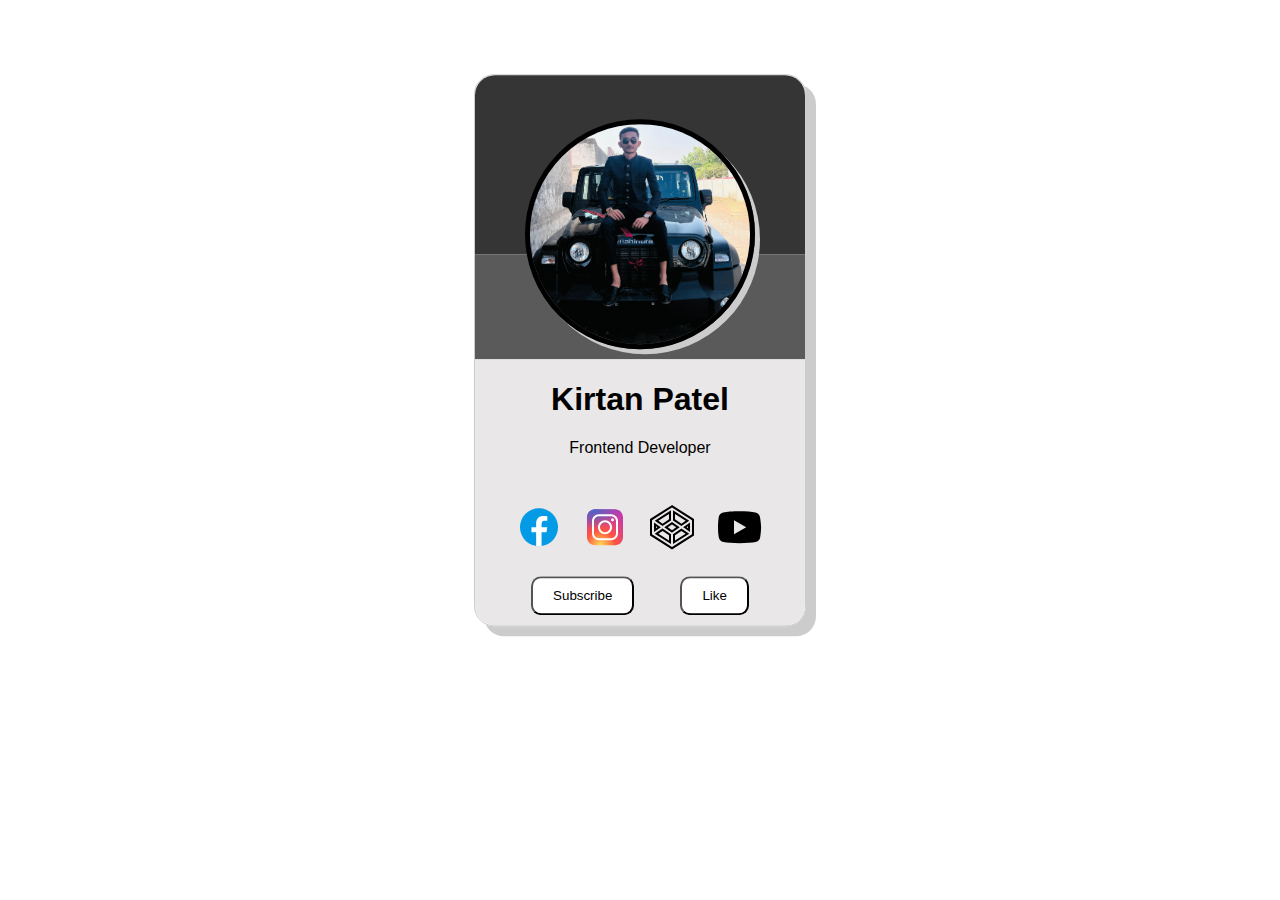
<file: CSS/01_Profile_card/index.html>
<!DOCTYPE html>
<html lang="en">
<head>
    <meta charset="UTF-8">
    <meta name="viewport" content="width=device-width, initial-scale=1.0">
    <title>Profile_card</title>
    <link rel="stylesheet" href="style.css">
</head>
<body>
    <div class="profile">
        <div class="photo">
            <img src="../../Media/Images/01.jpg">
        </div>
        <div class="top"></div>
        <div class="top2"></div>
        <div class="hero">
            <div class="detail">
                <h1 class="name">Kirtan Patel</h1>
                <p class="info">Frontend Developer</p>
            </div>

            <div class="social-icons">
                <div class="box">
                    <img src="../../Media/Logo/facebook_1.svg">
                </div>
                <div class="box">
                    <img src="../../Media/Logo/instagram_1.svg">
                </div>
                <div class="box">
                    <img src="../../Media/Logo/codepen.svg">
                </div>
                <div class="box">
                    <img src="../../Media/Logo/youtube_1.svg">
                </div>
            </div>

                <div class="btn">
                    <button>Subscribe</button>
                    <button>Like</button>
                </div>
        </div>
    </div>
</body>
</html>
</file>
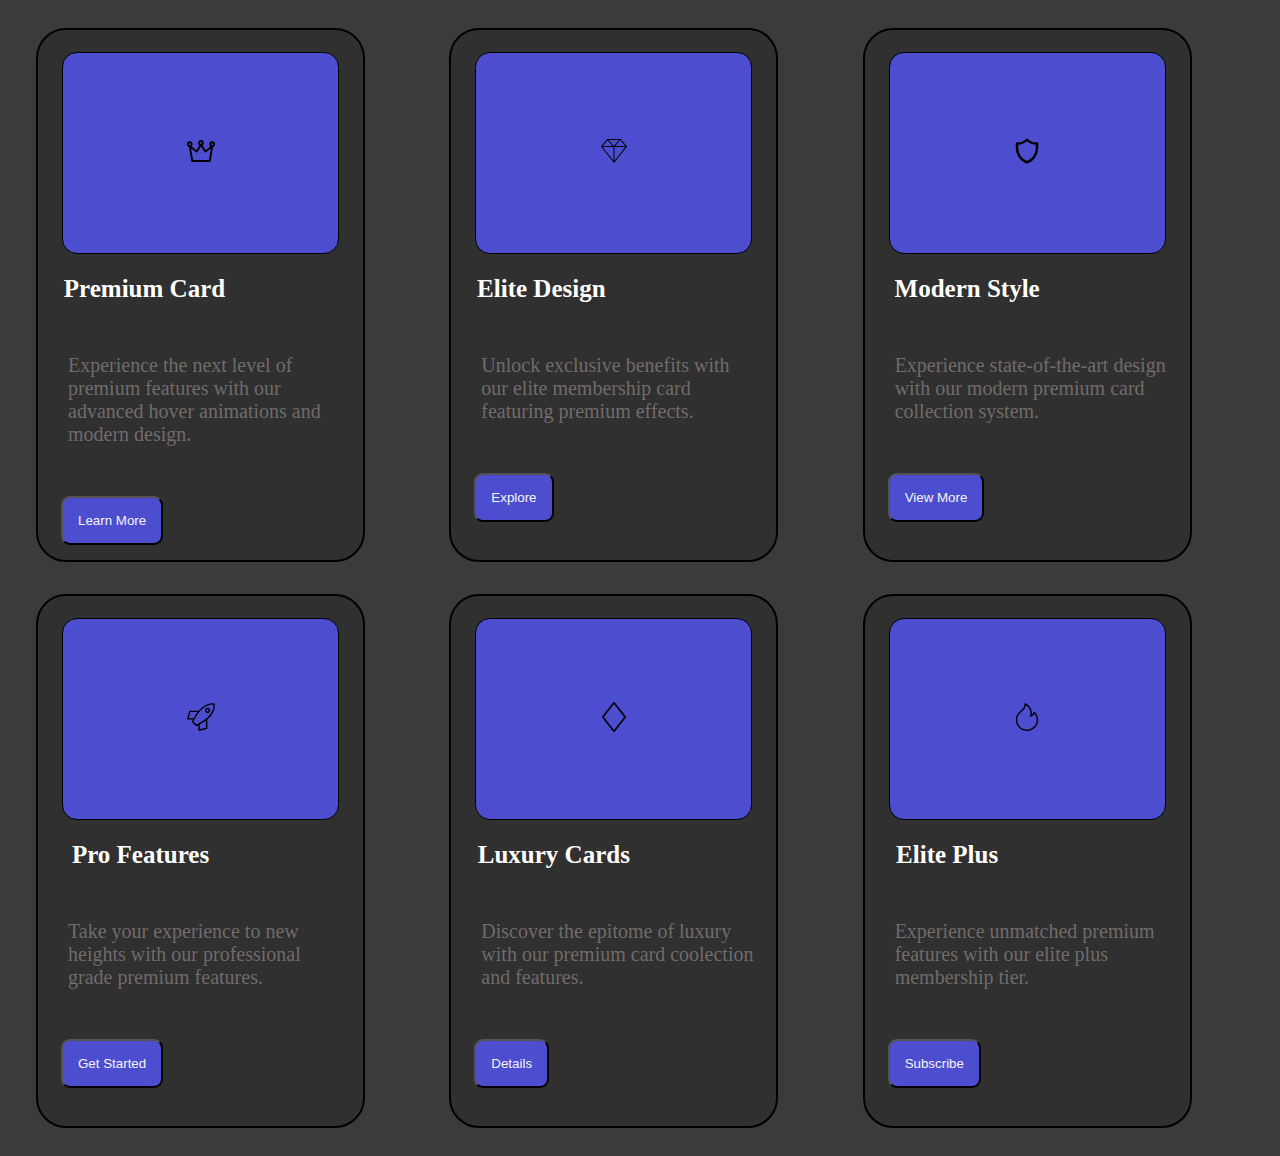
<file: CSS/03_Premium_card/index.html>
<!DOCTYPE html>
<html lang="en">
<head>
    <meta charset="UTF-8">
    <meta name="viewport" content="width=device-width, initial-scale=1.0">
    <title>Premium Card</title>
    <link rel="stylesheet" href="style.css">
</head>
<body style="background-color: rgba(27, 27, 27, 0.858);">
    
    <div class="container">
        <div class="hero">
            <div class="card">
                <div class="section">
                    <div class="logo">
                        <img src="../../Media/Logo/crown.svg">
                    </div>
                </div>
                        <h2 style="margin-left: 8px;">Premium Card</h2>

                        <p>Experience the next level of premium features with our advanced hover animations and modern design.</p>

            </div>

                        <button class="btn">Learn More</button>
        </div>

        <div class="hero">
            <div class="card">
                <div class="section">
                    <div class="logo">
                        <img src="../../Media/Logo/diamond.svg">
                    </div>
                </div>
                        <h2 style="margin-right: 145px;">Elite Design</h2>

                        <p>Unlock exclusive benefits with our elite membership card featuring premium effects.</p>
            </div>

                        <button class="btn">Explore</button>
        </div>

        <div class="hero">
            <div class="card">
                <div class="section">
                    <div class="logo">
                        <img src="../../Media/Logo/shield.svg">
                    </div>
                </div>
                        <h2>Modern Style</h2>

                        <p>Experience state-of-the-art design with our modern premium card collection system.</p>

            </div>
                        <button class="btn">View More</button>
        </div>

        <div class="hero">
            <div class="card">
                <div class="section">
                    <div class="logo">
                        <img src="../../Media/Logo/rocket.svg">
                    </div>
                </div>
                        <h2>Pro Features</h2>

                        <p>Take your experience to new heights with our professional grade premium features.</p>
            </div>
                        <button class="btn">Get Started</button>
        </div>

        <div class="hero">
            <div class="card">
                <div class="section">
                    <div class="logo">
                        <img src="../../Media/Logo/base_diamon.svg">
                    </div>
                </div>
                        <h2>Luxury Cards</h2>

                        <p>Discover the epitome of luxury with our premium card coolection and features.</p>
            
            </div>
                        <button class="btn">Details</button>
        </div>

        <div class="hero">
            <div class="card">
                <div class="section">
                    <div class="logo">
                        <img src="../../Media/Logo/fire.svg">
                    </div>
                </div>
                        <h2 style="margin-right: 160px;">Elite Plus</h2>

                        <p>Experience unmatched premium features with our elite plus membership tier.</p>
            </div>
                        <button class="btn">Subscribe</button>
        </div>

    </div>
</body>
</html>
</file>
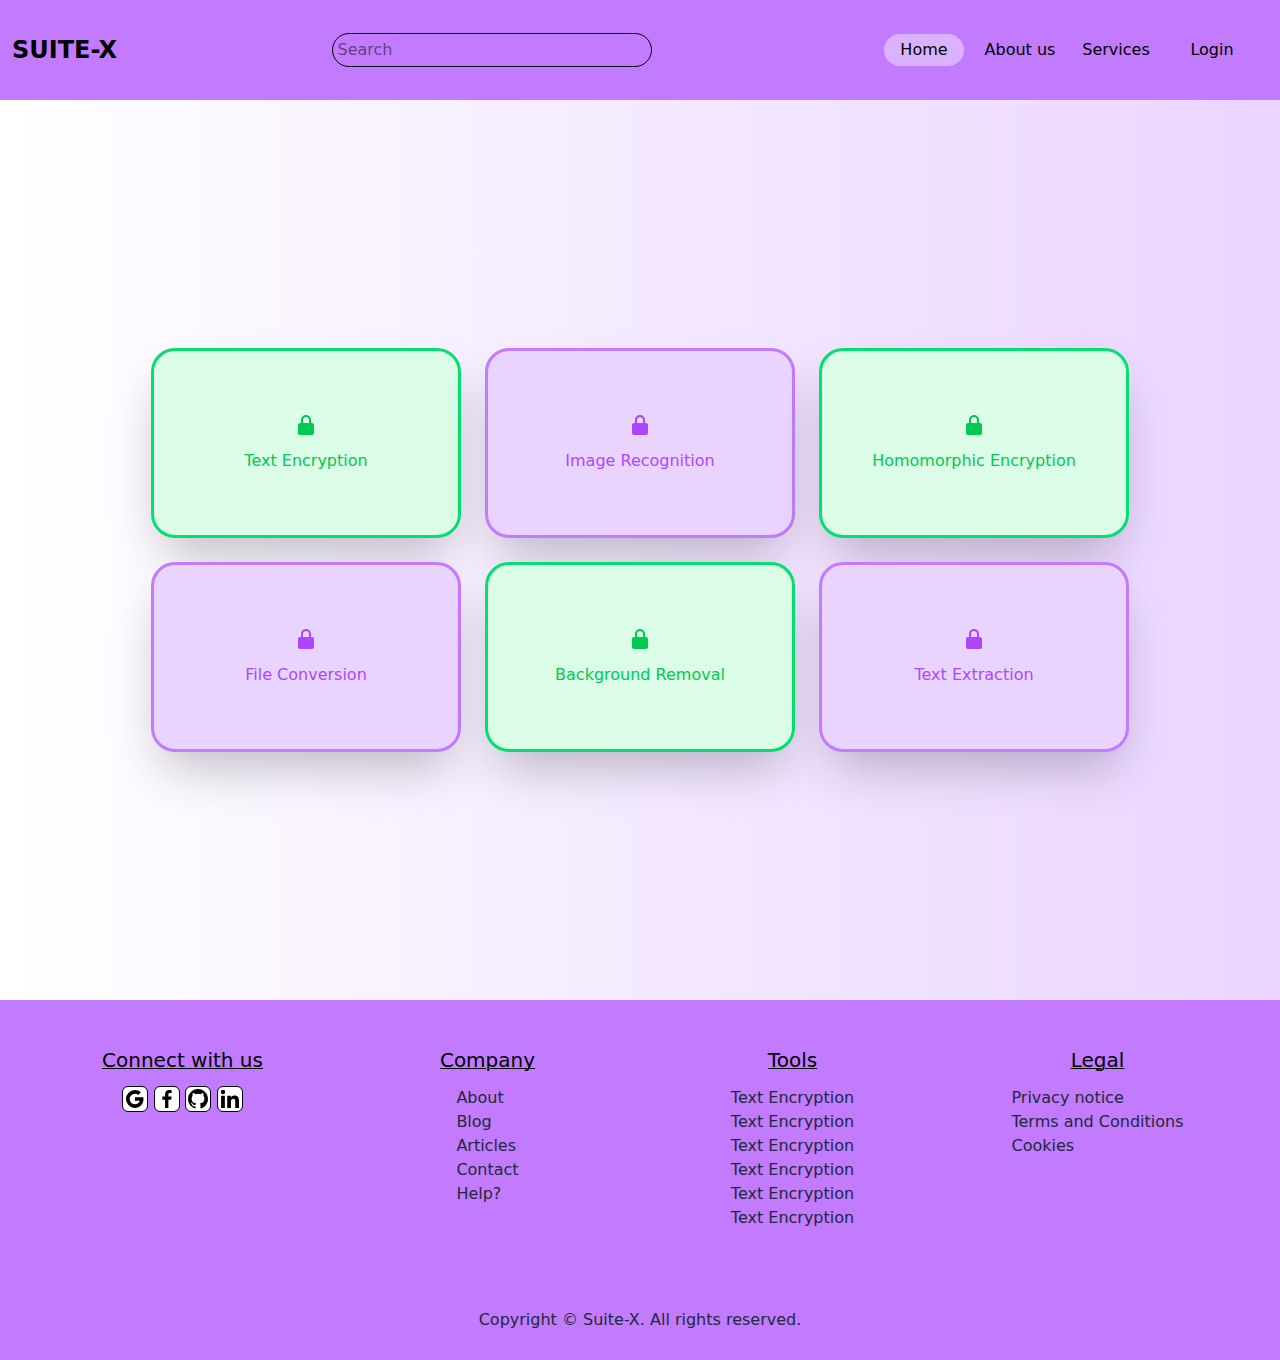
<file: Tailwind/E_Commerce_Website_Template/index.html>
<!DOCTYPE html>
<html lang="en">
<head>
    <meta charset="UTF-8">
    <meta name="viewport" content="width=device-width, initial-scale=1.0">
    <title>index</title>
    <link href="./output.css" rel="stylesheet">
</head>
<body class="">
    
    <div class=" h-screen w-full mt-8 sm:mt-0 ">

        <div class=" px-5 md:px-3 md:py-3 py-2  bg-purple-400 h-25 w-full">

            <!-- navebar -->
            <nav class=" flex  items-center justify-between w-full h-full" >
                
                <!-- log0 -->
                <a href="#" id="logo" class=" text-black font-bold text-2xl ">
                    SUITE-X
                </a>
    
                <!-- searchbar -->
                <input class=" border-1 border-black text-black rounded-3xl p-1 lg:w-80 md:w-50 w-55 " type="text" placeholder="Search" />
    
                <!-- Desktop menu -->
                   
                <div class=" text-black  " >
                    <div class="  hidden md:flex justify-evenly items-center  cursor-pointer h-10 bg-purple-400 lg:w-100 md:w-80 ">
                        <a href="#" class=" transition duration-300 ease-in scale-100 hover:scale-140 broder rounded-full  w-20 p-1 text-center bg-purple-300">
                            Home
                        </a>
    
                        <a href="#" class=" transition duration-300 ease-in scale-100 hover:scale-140 broder rounded-full  w-20 p-1 text-center ">
                            About us
                        </a>
                    
                        <div class=" relative  w-20 p-1 text-center" id="dropdownButton">
    
                            <div 
                                onclick="toggleDropdown()"
                                class="  transition duration-300 ease-in scale-100 hover:scale-140 broder rounded-full ">
                                    Services
                            </div>
    
                            <div 
                                id="dropdown"
                                class="   border-solid border-gray-300 rounded bg-white text-black text-start absolute  top-[60px] right-[30px] w-[250px] h-[295px] shadow-md hidden space-y-2 select-none z-50">
    
                                <div class=" cursor-pointer hover:bg-gray-300 p-3 mt-3">
                                    <a href="#">
                                        Text Encryption
                                    </a>
                                </div>
                                <div class=" cursor-pointer hover:bg-gray-300 p-3">
                                    <a href="#">
                                        Homomorphic Encryption
                                    </a>
                                </div>
                                <div class=" cursor-pointer hover:bg-gray-300 p-3">
                                    <a href="#">
                                        Text convertor
                                    </a>
                                </div>
                                <div class=" cursor-pointer hover:bg-gray-300 p-3">
                                    <a href="#">
                                        Background Remover
                                    </a>
                                </div>
                                <div class=" cursor-pointer hover:bg-gray-300 p-3">
                                    <a href="#">
                                        Text Editor
                                    </a>
                                </div>
                            </div>
                        </div>
   
                    <a href="#" class=" transition duration-300 ease-in scale-100 hover:scale-140 broder rounded-full  w-20 p-1 text-center">
                        Login
                    </a>

                </div>
            </div>
                
    
            <!-- hamburger -->
            <a href="#" id="burger" class="text-black text-2xl md:hidden">
                <img src="../../Media/Logo/bx-menu.svg">
            </a>
    
            <!-- Mobile Menu -->
    
            <div id="list" class=" md:hidden flex flex-col justify-center items-center space-y-7 bg-purple-400 absolute top-0 bottom-0 left-0 w-60 transform -translate-x-full transition:transform duration-300 z-50 ">
                    <a class=" transition duration-300 ease-in scale-100 hover:scale-140  w-full text-center items-center h-10 p-2" href="#">
                        Home
                    </a>
                    <a class=" transition duration-300 ease-in scale-100 hover:scale-140 w-full text-center items-center h-10 p-2" href="#">
                        About us
                    </a>
                        
                    <div class=" relative w-full cursor-pointer" id="dropdownButton1">
                           
                        <div 
                            onclick="toggleDropdown1()"
                            class=" w-full text-center items-center h-10 p-2 transition duration-300 ease-in scale-100 hover:scale-140">
                                Services
                        </div>
    
                        <div 
                            id="dropdown1"
                            class="   border-solid border-gray-300 rounded bg-white text-black  absolute  left-[158px]  top-[-1px] w-[250px]  h-[295px] hidden space-y-2 select-none z-50 ">
    
                            <div class=" cursor-pointer hover:bg-gray-300 p-3 mt-3">
                                <a href="#">
                                    Text Encryption
                                </a>
                            </div>
                            <div class=" cursor-pointer hover:bg-gray-300 p-3">
                                <a href="#">
                                    Homomorphic Encryption
                                </a>
                            </div>
                            <div class=" cursor-pointer hover:bg-gray-300 p-3">
                                <a href="#">
                                    Text convertor
                                </a>
                            </div>
                            <div class=" cursor-pointer hover:bg-gray-300 p-3">
                                <a href="#">
                                    Background Remover
                                </a>
                            </div>
                            <div class=" cursor-pointer hover:bg-gray-300 p-3">
                                <a href="#">
                                    Text Editor
                                </a>
                            </div>
                        </div>
                    </div>
                        <a class=" transition duration-300 ease-in scale-100 hover:scale-140  w-full text-center items-center h-10 p-2" href="#">
                            Login
                        </a>
                </div>
            </nav>
        </div>
    

         <!-- content -->

        <div class=" flex justify-center items-center w-full h-screen bg-linear-to-l from-purple-200 to-white">

            <div class=" grid grid-cols-1 sm:grid-cols-2 lg:grid-cols-3 gap-3 sm:gap-6  mt-5 sm:mt-0 lg:mt-0 mb-6 md:mb-0 lg:mb-0">
        
                <div class=" rounded-3xl h-[90px] w-[250px] md:h-[150px] md:w-[250px]  lg:h-[190px] lg:w-[310px]  transition scale-100 ease-in hover:scale-110">

                    <a href="#" class=" cursor-pointer">
                        <div class=" bg-green-100 border-3 border-green-400 p-5 h-[90px] w-[250px] md:h-[150px] md:w-[250px] lg:h-[190px] lg:w-[310px]  rounded-3xl flex flex-col justify-center items-center text-green-500 shadow-2xl"> 
                            <svg class=  " fill-current text-green-500 " width="24" height="24" viewBox="0 0 24 24">
                            <path d="M20 12c0-1.103-.897-2-2-2h-1V7c0-2.757-2.243-5-5-5S7 4.243 7 7v3H6c-1.103 0-2 .897-2 2v8c0 1.103.897 2 2 2h12c1.103 0 2-.897 2-2v-8zM9 7c0-1.654 1.346-3 3-3s3 1.346 3 3v3H9V7z"/></svg>
                            <span class="mt-3">
                                Text Encryption
                            </span>
                        </div>
                    </a>
                </div>

                <div class="  rounded-3xl  h-[90px] w-[250px] md:h-[150px] md:w-[250px]  lg:h-[190px] lg:w-[310px] transition scale-100 ease-in hover:scale-110">
                    <a href="#" class=" cursor-pointer">
                        <div class=" bg-purple-200 border-3 border-purple-400 p-5 h-[90px] w-[250px] md:h-[150px] md:w-[250px] lg:h-[190px] lg:w-[310px]  rounded-3xl flex flex-col justify-center items-center text-purple-500 shadow-2xl"> 
                            <svg class=  " fill-current text-purple-500 " width="24" height="24" viewBox="0 0 24 24">
                            <path d="M20 12c0-1.103-.897-2-2-2h-1V7c0-2.757-2.243-5-5-5S7 4.243 7 7v3H6c-1.103 0-2 .897-2 2v8c0 1.103.897 2 2 2h12c1.103 0 2-.897 2-2v-8zM9 7c0-1.654 1.346-3 3-3s3 1.346 3 3v3H9V7z"/></svg>
                            <span class="mt-3">
                                Image Recognition
                            </span>
                        </div>
                    </a>
                </div>

                <div class="  rounded-3xl  h-[90px] w-[250px] md:h-[150px] md:w-[250px]  lg:h-[190px] lg:w-[310px] transition scale-100 ease-in hover:scale-110">
                    <a href="#" class=" cursor-pointer">
                        <div class=" bg-green-100 border-3 border-green-400 p-5 h-[90px] w-[250px] md:h-[150px] md:w-[250px] lg:h-[190px] lg:w-[310px]  rounded-3xl flex flex-col justify-center items-center text-green-500 shadow-2xl"> 
                            <svg class= " fill-current text-green-500 " width="24" height="24" viewBox="0 0 24 24">
                            <path d="M20 12c0-1.103-.897-2-2-2h-1V7c0-2.757-2.243-5-5-5S7 4.243 7 7v3H6c-1.103 0-2 .897-2 2v8c0 1.103.897 2 2 2h12c1.103 0 2-.897 2-2v-8zM9 7c0-1.654 1.346-3 3-3s3 1.346 3 3v3H9V7z"/></svg>
                            <span class="mt-3">
                                Homomorphic Encryption
                            </span>
                        </div>
                    </a>
                </div>

                <div class="  rounded-3xl  h-[90px] w-[250px] md:h-[150px] md:w-[250px]  lg:h-[190px] lg:w-[310px] transition scale-100 ease-in hover:scale-110">
                    <a href="#" class=" cursor-pointer">
                        <div class=" bg-purple-200 border-3 border-purple-400 p-5 h-[90px] w-[250px] md:h-[150px] md:w-[250px] lg:h-[190px] lg:w-[310px]  rounded-3xl flex flex-col justify-center items-center text-purple-500 shadow-2xl"> 
                            <svg class=  " fill-current text-purple-500 " width="24" height="24" viewBox="0 0 24 24">
                            <path d="M20 12c0-1.103-.897-2-2-2h-1V7c0-2.757-2.243-5-5-5S7 4.243 7 7v3H6c-1.103 0-2 .897-2 2v8c0 1.103.897 2 2 2h12c1.103 0 2-.897 2-2v-8zM9 7c0-1.654 1.346-3 3-3s3 1.346 3 3v3H9V7z"/></svg>
                            <span class="mt-3">
                                File Conversion
                            </span>
                        </div>
                    </a>
                </div>

                <div class=" rounded-3xl  h-[90px] w-[250px] md:h-[150px] md:w-[250px]  lg:h-[190px] lg:w-[310px] transition scale-100 ease-in hover:scale-110">
                    <a href="#" class=" cursor-pointer">
                        <div class=" bg-green-100 border-3 border-green-400 p-5 h-[90px] w-[250px] md:h-[150px] md:w-[250px] lg:h-[190px] lg:w-[310px]  rounded-3xl flex flex-col justify-center items-center text-green-500 shadow-2xl"> 
                            <svg class=  " fill-current text-green-500 " width="24" height="24" viewBox="0 0 24 24">
                            <path d="M20 12c0-1.103-.897-2-2-2h-1V7c0-2.757-2.243-5-5-5S7 4.243 7 7v3H6c-1.103 0-2 .897-2 2v8c0 1.103.897 2 2 2h12c1.103 0 2-.897 2-2v-8zM9 7c0-1.654 1.346-3 3-3s3 1.346 3 3v3H9V7z"/></svg>
                            <span class="mt-3">
                                Background Removal
                            </span>
                        </div>
                    </a>
                </div>

                <div class=" rounded-3xl  h-[90px] w-[250px] md:h-[150px] md:w-[250px]  lg:h-[190px] lg:w-[310px] transition scale-100 ease-in hover:scale-110">
                    <a href="#" class=" cursor-pointer">
                        <div class=" bg-purple-200 border-3 border-purple-400 p-5 h-[90px] w-[250px] md:h-[150px] md:w-[250px] lg:h-[190px] lg:w-[310px]  rounded-3xl flex flex-col justify-center items-center text-purple-500 shadow-2xl"> 
                            <svg class= " fill-current text-purple-500 " width="24" height="24" viewBox="0 0 24 24">
                            <path d="M20 12c0-1.103-.897-2-2-2h-1V7c0-2.757-2.243-5-5-5S7 4.243 7 7v3H6c-1.103 0-2 .897-2 2v8c0 1.103.897 2 2 2h12c1.103 0 2-.897 2-2v-8zM9 7c0-1.654 1.346-3 3-3s3 1.346 3 3v3H9V7z"/> </svg>
                            <span class="mt-3">
                                Text Extraction
                            </span>
                        </div>
                    </a>
                </div>
            </div>
        </div>

        <!-- Footer -->

        <div class=" flex justify-evenly items-center lg:h-[280px]  w-full ">
            <div class=" lg:h-[280px] md:h-[620px] w-full bg-purple-400  grid grid-cols-1 sm:grid-cols-1 lg:grid-cols-4 lg:gap-0 lg:p-[30px]  md:gap-2 gap-10 ">
    
                <div class=" flex   flex-col justify-start items-center md:mt-4 mt-4 sm:mt-0 w-full ">
                    <h2 class=" text-xl text-black underline decoration-1">
                        Connect with us
                    </h2>
                    <ul class=" flex mt-3 w-33 justify-evenly">
                        <li  class="border-1 rounded-md  scale-100 hover:scale-110 bg-white">
                            <a href="#" >
                                <img  src="../../Media/Logo/bxl-google.svg">
                            </a>
                        </li>
                        <li class="border-1 rounded-md  scale-100 hover:scale-110 bg-white">
                            <a href="#"  >
                                <img src="../../Media/Logo/bxl-facebook.svg">
                            </a>
                        </li>
                        <li  class="border-1 rounded-md  scale-100 hover:scale-110 bg-white">
                            <a href="#" >
                                <img src="../../Media/Logo/bxl-github.svg">
                            </a>
                        </li>
                        <li class="border-1 rounded-md  scale-100 hover:scale-110 bg-white">
                            <a href="#"  >
                                <img src="../../Media/Logo/bxl-linkedin.svg">
                            </a>
                        </li>
                    </ul>
                </div>
    
                
                <div class=" flex flex-col  w-full justify-start items-center md:mt-4 ">
    
                    <h5 class=" underline decoration-1 text-xl text-black">
                        Company
                    </h5>
                    <ul class=" flex flex-col mt-3 text-gray-800 ">
                        <a href="#">About</a>
                        <a href="#">Blog</a>
                        <a href="#">Articles</a>
                        <a href="#">Contact</a>
                        <a href="#">Help?</a>
                    </ul>
    
                </div>
    
                <div class=" flex flex-col w-full justify-start items-center md:mt-4">
    
                    <h5 class=" underline decoration-1 text-xl text-black">
                        Tools
                    </h5>
                    <ul class=" flex flex-col mt-3 text-gray-800">
                        <a href="#">Text Encryption</a>
                        <a href="#">Text Encryption</a>
                        <a href="#">Text Encryption</a>
                        <a href="#">Text Encryption</a>
                        <a href="#">Text Encryption</a>
                        <a href="#">Text Encryption</a>
                    </ul>
                </div>
    
                <div class=" flex flex-col w-full justify-start items-center md:mt-4">
    
                    <h5 class=" underline decoration-1 text-xl text-black">
                        Legal
                    </h5>
                    <ul class=" flex flex-col mt-3 text-gray-800">
                        <a href="#">Privacy notice</a>
                        <a href="#">Terms and Conditions</a>
                        <a href="#">Cookies</a>
                    </ul>

                </div>
            </div>
        </div>

        <div>
            <div class="  bg-purple-400 flex justify-center items-center p-4 ">

                <h1 class=" p-3 text-gray-800">
                    Copyright &copy; Suite-X. All rights reserved.
                </h1>

            </div>
        </div>

    </div>


    <script>

        const list = document.getElementById('list');
        const Hamburger = document.getElementById('burger');
        const bars = document.querySelector('.fa-bars')
        const logo = document.getElementById('logo')
      

        Hamburger.addEventListener('click', ()=>{

            list.classList.toggle('translate-x-0');
            bars.classList.toggle('fa-xmark');
            logo.classList.toggle('text-slate-900');
            logo.classList.toggle('border-slate-900');
            
        }
        )

        function toggleDropdown(){
            let dropdown = document.querySelector("#dropdownButton #dropdown");
            dropdown.classList.toggle("hidden");
        }
        function toggleDropdown1(){
            let dropdown = document.querySelector("#dropdownButton1 #dropdown1");
            dropdown.classList.toggle("hidden");
        }
        dropdown.addEventListener("mouseover", function() {
            dropdown.classList.remove("hidden"); // Show dropdown when mouse enters
        });
        
        dropdown.addEventListener("mouseleave", function() {
            dropdown.classList.add("hidden"); // Hide dropdown when mouse leaves
        });

    </script>
</body>
</html>
</file>
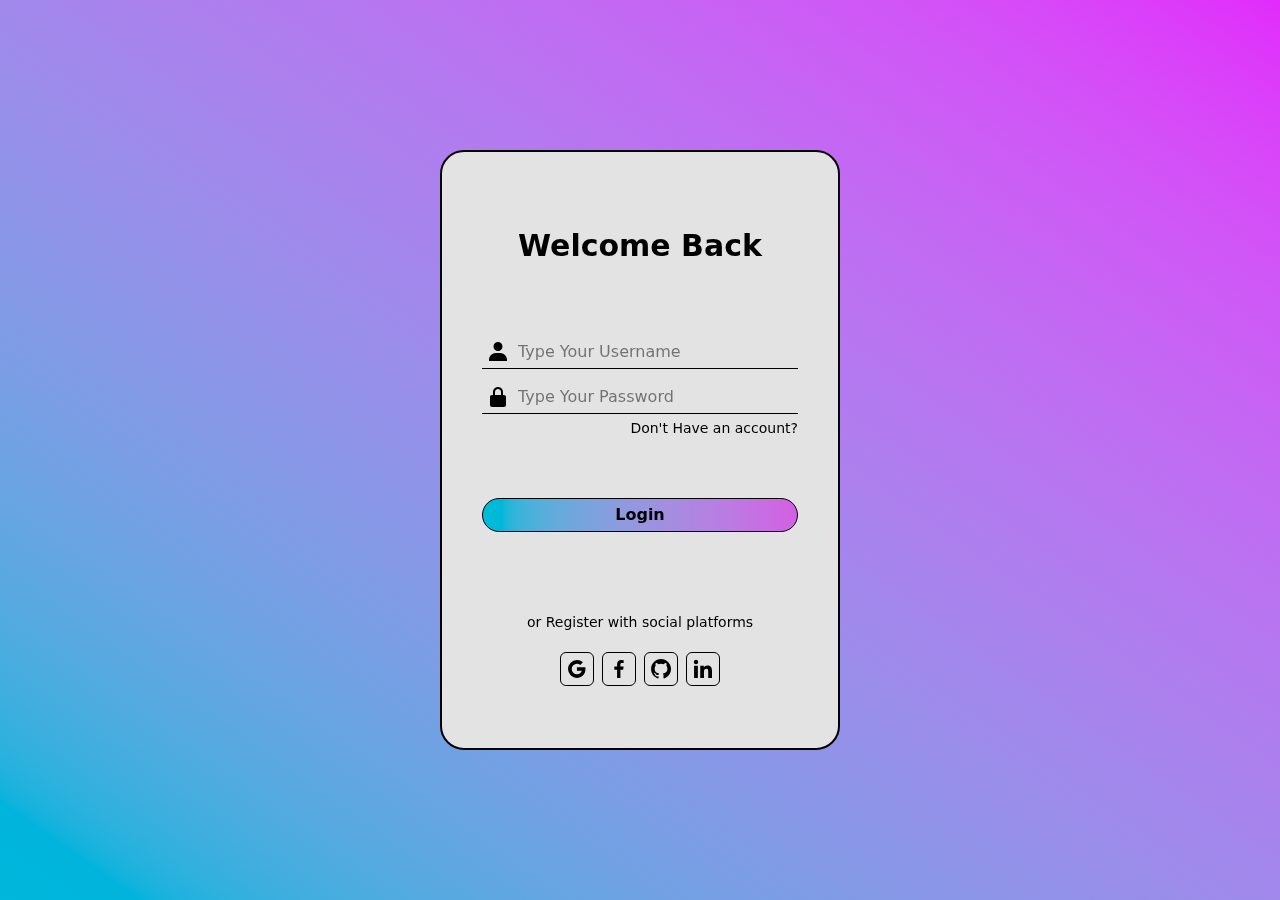
<file: Tailwind/Login_Page/index.html>
<!DOCTYPE html>
<html lang="en">
<head>
    <meta charset="UTF-8">
    <meta name="viewport" content="width=device-width, initial-scale=1.0">
    <title>Login Page</title>
    <link href="./output.css" rel="stylesheet">
</head>
<body class=" bg-linear-to-bl from-fuchsia-500 to-cyan-500">
    
    <div class=" flex justify-center items-center h-screen w-screen ">

        <div class=" border-2 rounded-3xl p-10 h-150 bg-white brightness-89">

            <h1 class=" m-9 text-center font-bold text-3xl ">
                Welcome Back
            </h1>

            <div class=" flex  justify-center items-center  border-b-1  mt-18 p-1">

                <img class=" " src="../../Media/Logo/bxs-user.svg">
                <input class=" ml-2 w-full outline-none" type="text" placeholder="Type Your Username " required >

            </div>

            <div class=" flex  justify-center items-center  border-b-1  mt-3 p-1">

                <img class=" " src="../../Media/Logo/bxs-lock-alt.svg">
                <input class=" ml-2 w-full outline-none" type="password" placeholder="Type Your Password" required >
                
            </div>

            <div class=" text-end mt-1 text-sm">
                <a href="#">
                    Don't Have an account?
                </a>
            </div>

            <div class=" text-center mt-15 border-1 rounded-4xl p-1 bg-linear-to-l from-fuchsia-400 to-cyan-400 font-semibold cursor-pointer">
                
                <button class=" cursor-pointer " type="submit" >
                    <a href="#">
                        Login 
                    </a>
                </button>
            
            </div>

            <h5 class=" mt-20 text-center text-sm ">
                or Register with social platforms
            </h5>

            <div class=" flex items-center justify-center space-x-2 mt-5 ">

                <a class="  border-1 rounded-md p-1  scale-100 hover:scale-110"  href="#">
                    <img src="../../Media/Logo/bxl-google.svg">
                </a>
                <a class="  border-1 rounded-md p-1  scale-100 hover:scale-110" href="#">
                    <img src="../../Media/Logo/bxl-facebook.svg">
                </a>
                <a class="  border-1 rounded-md p-1  scale-100 hover:scale-110" href="#">
                    <img src="../../Media/Logo/bxl-github.svg">
                </a>
                <a class="  border-1 rounded-md p-1  scale-100 hover:scale-110" href="#">
                    <img src="../../Media/Logo/bxl-linkedin.svg">
                </a>
            </div>
        </div>
    </div>
</body>
</html>
</file>
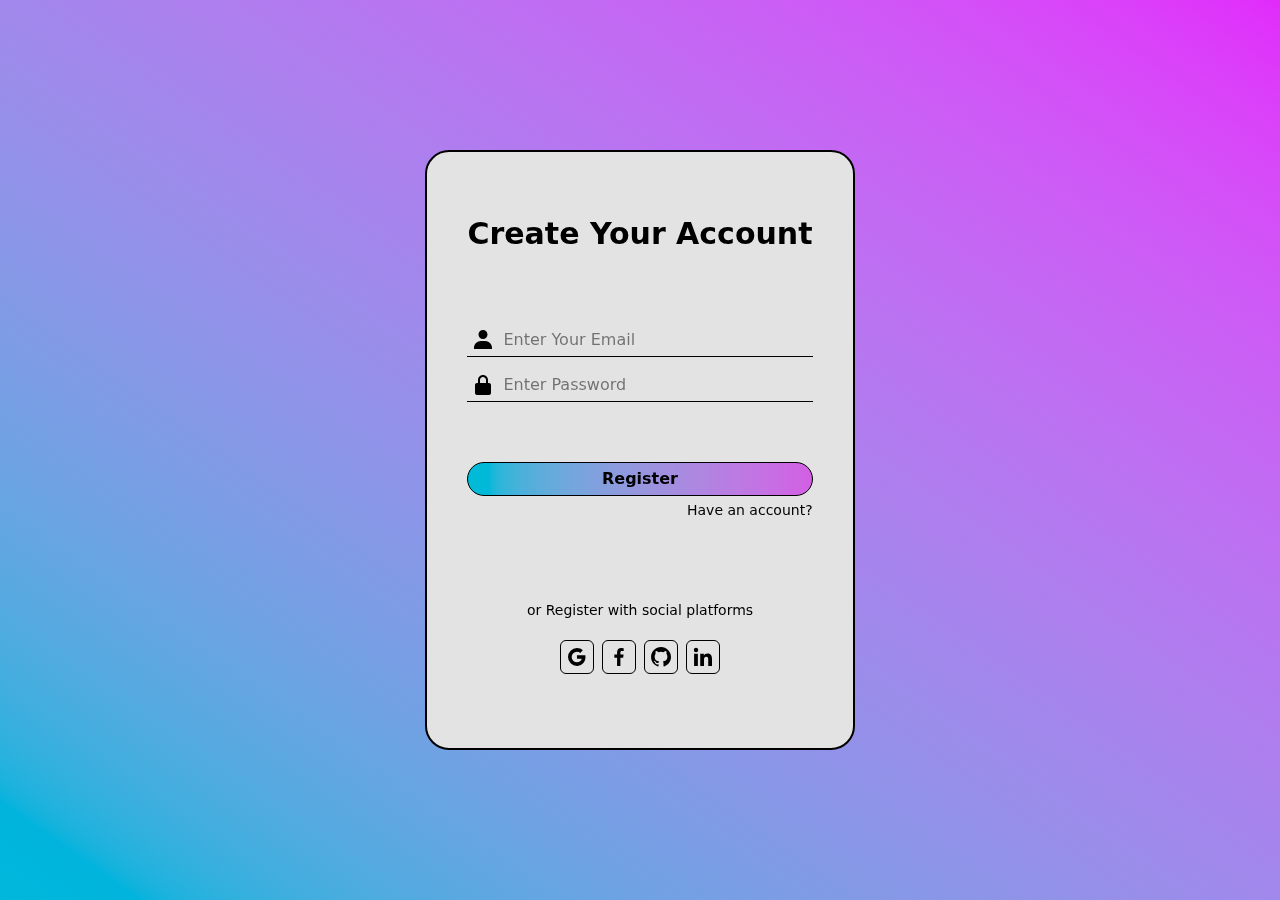
<file: Tailwind/Register_Page/index.html>
<!DOCTYPE html>
<html lang="en">
<head>
    <meta charset="UTF-8">
    <meta name="viewport" content="width=device-width, initial-scale=1.0">
    <title>Register Page</title>
    <link href="./output.css" rel="stylesheet">
</head>
<body class=" bg-linear-to-bl from-fuchsia-500 to-cyan-500">
    
    <div class=" flex justify-center items-center h-screen w-screen ">

        <div class=" border-2 rounded-3xl p-10 h-150 bg-white brightness-89">

            <h1 class=" sm:mt-6 text-center font-bold text-3xl">
                Create Your Account
            </h1>

            <div class=" flex  justify-center items-center  border-b-1  mt-18 p-1">

                <img src="../../Media/Logo/bxs-user.svg">
                <input class=" w-full ml-2 outline-none" type="text" placeholder="Enter Your Email" required>

            </div>

            <div class=" flex  justify-center items-center  border-b-1  mt-3 p-1">

                <img  src="../../Media/Logo/bxs-lock-alt.svg">
                <input class=" w-full ml-2 outline-none" type="password" placeholder="Enter Password" required>
                
            </div>

            <div class=" text-center mt-15 border-1 rounded-4xl p-1 bg-linear-to-l from-fuchsia-400 to-cyan-400 font-semibold cursor-pointer ">
                
                <button class=" cursor-pointer " type="submit">
                    <a href="#">
                    Register
                    </a>
                </button>
            
            </div>

            
            <div class=" text-end mt-1 text-sm">
                <a href="#">
                    Have an account?
                </a>
            </div>

            <h5 class=" mt-20 text-center text-sm ">
                or Register with social platforms
            </h5>

            <div class=" flex items-center justify-center space-x-2 mt-5 ">

                <a class="  border-1 rounded-md p-1  scale-100 hover:scale-110"  href="#">
                    <img src="../../Media/Logo/bxl-google.svg">
                </a>
                <a class="  border-1 rounded-md p-1  scale-100 hover:scale-110" href="#">
                    <img src="../../Media/Logo/bxl-facebook.svg">
                </a>
                <a class="  border-1 rounded-md p-1  scale-100 hover:scale-110" href="#">
                    <img src="../../Media/Logo/bxl-github.svg">
                </a>
                <a class="  border-1 rounded-md p-1  scale-100 hover:scale-110" href="#">
                    <img src="../../Media/Logo/bxl-linkedin.svg">
                </a>
            </div>
        </div>
    </div>
</body>
</html>
</file>
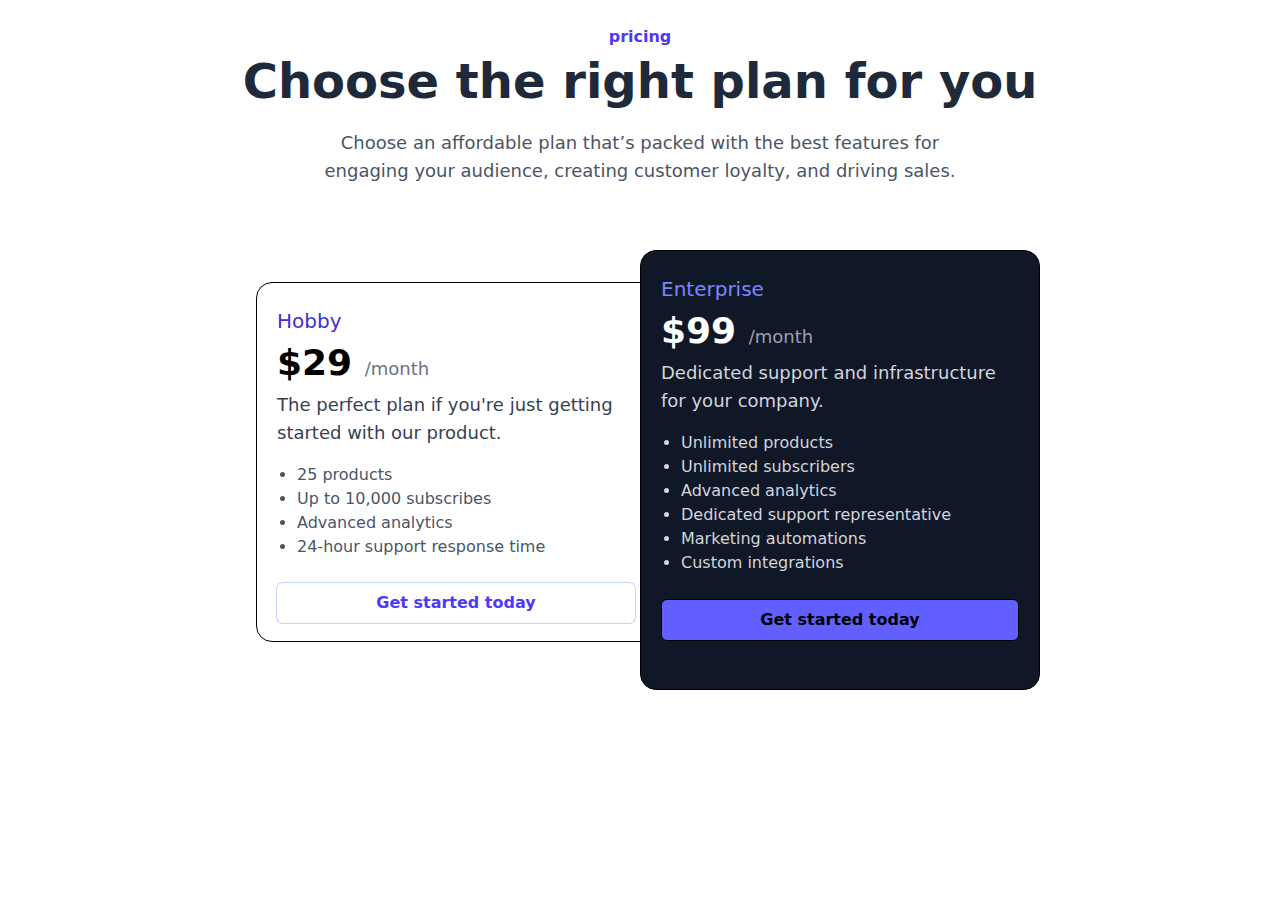
<file: Tailwind/Pricing_Table/src/index.html>
<!DOCTYPE html>
<html lang="en">
<head>
    <meta charset="UTF-8">
    <meta name="viewport" content="width=device-width, initial-scale=1.0">
    <title>Page</title>
    <link href="./output.css" rel="stylesheet">
</head>
<body>
    <div class=" bg-white">
        <div class="flex justify-start items-center flex-col w-full h-100px py-[25px]">

            <h5 class="text-indigo-600 font-semibold">
                pricing
            </h5>

            <h1 class=" mt-2 text-gray-800 text-5xl font-semibold h-15 text-center">
                Choose the right plan for you
            </h1>

            <p class=" pt-3 text-gray-600 text-lg text-center lg:w-170 w-full h-17 lg:mt-0 mt-10 ">
                Choose an affordable plan that’s packed with the best features for engaging your audience, creating customer loyalty, and driving sales.
            </p>

        </div>

        <div class= "mx-auto mt-10  grid max-w-lg grid-cols-1  gap-y-4  lg:max-w-3xl lg:grid-cols-2 " >
            <div class="  border-1 rounded-2xl px-5 py-6 h-90 w-100 lg:mt-8">
                <div>
                    <h3 class=" text-indigo-700 font-medium text-xl">
                        Hobby
                    </h3>

                    <div class=" mt-2">
                        <span class=" text-4xl font-bold">
                            $29
                        </span>
                        <span class=" text-gray-500 text-lg">
                            /month
                        </span>
                    </div>

                    <p class=" mt-2 text-gray-700 text-lg">
                        The perfect plan if you're just getting started with our product.
                    </p>
                </div>

                    <ul class="  list-(--my-marker) mt-4 px-5 text-gray-600 text-md ">
                        <li class=" mb-1/2">
                            25 products
                        </li>
                        <li class=" mb-1/2">
                            Up to 10,000 subscribes
                        </li>
                        <li class=" mb-1/2">
                            Advanced analytics
                        </li>
                        <li>24-hour support response time</li>
                    </ul>

                <div class=" bg-white mt-6 w-full  text-center ring-1 ring-indigo-200 rounded-md hover:ring-indigo-300 px-3 py-2 text-indigo-600 cursor-pointer font-semibold">
                <button type="submit">
                    Get started today
                </button>
                </div>

            </div>

            <div class="  w-100 h-110 border-1 rounded-2xl px-5 py-6  bg-gray-900">
                <div>
                    <h3 class=" text-indigo-400 font-medium text-xl">
                        Enterprise
                    </h3>
                    
                    <div class=" mt-2">
                        <span class=" text-4xl font-bold text-white">
                            $99
                        </span>
                        <span class=" text-gray-400 text-lg">
                            /month
                        </span>
                    </div>

                    <p class=" mt-2 text-gray-300 text-lg">
                        Dedicated support and infrastructure for your company.
                    </p>
                </div>

                <div>
                    <ul class=" list-(--my-marker)  px-5 mt-4 text-gray-300 text-md">
                        <li class=" mb-1/2">Unlimited products</li>
                        <li class=" mb-1/2">Unlimited subscribers</li>
                        <li class=" mb-1/2">Advanced analytics</li>
                        <li class=" mb-1/2">Dedicated support representative</li>
                        <li class=" mb-1/2">Marketing automations</li>
                        <li class=" mb-1/2">Custom integrations</li>
                    </ul>
                </div>

                <button class=" w-full text-center mt-6 px-3 py-2 border-1 bg-indigo-500 hover:bg-indigo-400 rounded-md font-semibold cursor-pointer" type="submit">
                    Get started today
                </button>
            </div>
        </div>
    </div>
</body>
</html>
</file>
<file: CSS/01_Profile_card/style.css>
.body {
    padding: 0px;
    margin: 0;
}

.profile{
    position: relative;
    transform: translateY(12%);
    padding: 0px;;
    display: flex;
    flex-direction: column;
    font-family: Arial, Helvetica, sans-serif;
    border: 1px solid #ccc;
    justify-content: center;
    align-items: center;
    height: 550px;
    width: 330px;
    margin: auto;
    border-radius: 20px;
    box-shadow: 10px 10px #ccc;
    
}

.photo img {
    position: absolute;
    height: 220px;
    width: 220px;
    border: 5px solid rgb(0, 0, 0);
    border-radius: 50%;
    box-shadow: 5px 5px #ccc;
    transform: translateX(-50%);
    top:8% ;
}

.top {
    display: flex;
    background-color:rgb(53, 53, 53);
    width: 100%;
    height: 170%;
    margin: 0;
    padding: 0;
    border-radius:20px 20px 0 0;
}

.top2 {
    background-color:rgb(90, 90, 90) ;
    width: 100%;
    height: 100%;
    margin: 0;
    padding: 0;
}

.hero {
    background-color: rgba(228, 226, 226, 0.815);
    height: 100%;
    width: 100%;
    border-radius:0 0 20px 20px ;
}

.detail {
    display: flex;
    flex-direction: column;
    justify-content: center;
    align-items: center;
}

.name {
    font-weight:bolder;
    font-size:xx-large;
}

.info {
    margin-top: 0px;
    margin-bottom: 5px;
}

.social-icons {
    position: relative;
    display: flex;
    justify-content:center;
    align-items: center;
    padding:10px ;
    gap:18px;
    cursor: pointer;
    margin-top: 30px;
}

.btn {
    margin: 10px;
    display: flex;
    justify-content:space-evenly;
    align-items: center;
}

.btn button {
    background-color: rgb(255, 255, 255);
    padding: 10px 20px;
    border-radius: 10px;
    outline: none;
    cursor: pointer;
    color: rgb(0, 0, 0);
   
}

.btn button:hover {
    background-color:rgba(90, 90, 90, 0.639) ;
}
</file>
<file: CSS/03_Premium_card/style.css>
.body {
    padding: 0;
    margin: 0;
    box-sizing: border-box;
}

.container {
    display: grid;
    grid-template-columns: repeat(auto-fit, minmax(300px, 1fr));
    gap: 2rem;
    padding: 1rem;
    margin: 12px;
}

.section {
    height: 200px;
    width: 275px;
    border: 1px solid black;
    margin-top: 12px;
    border-radius: 15px;
    display: flex;
    justify-content: center;
    align-items: center;
    background-color: rgba(80, 80, 221, 0.922);
}


.logo img {
    height: 30px;
    width: 30px;
}

.hero {
    border: 2px solid black;
    height: 530px;
    width: 325px;
    border-radius: 30px;
    background-color: rgba(44, 43, 43, 0.715);
}

.card {
    padding: 10px;
    display: flex;
    flex-direction: column;
    justify-content: center;
    align-items: center;
}

h2 {
    color: white;
    margin-right: 120px;
    font-size: 25px;
}

p {
    color: rgba(139, 131, 131, 0.728);
    padding: 10px;
    margin-left: 10px;
    font-size: 20px;
}

.btn {
    padding: 15px;
    margin-left: 23px;
    margin-top: 10px;
    border-radius: 9px;
    background-color: rgba(80, 80, 221, 0.922);
    color: whitesmoke;
    cursor: pointer;
    transition: transform 0.3s ease;
}

.btn:hover {
    background-color: rgba(0, 123, 255, 0.922);
    transform: translateX(3px);
}
</file>
<file: Tailwind/Register_Page/output.css>
/*! tailwindcss v4.0.8 | MIT License | https://tailwindcss.com */
@layer theme, base, components, utilities;
@layer theme {
  :root, :host {
    --font-sans: ui-sans-serif, system-ui, sans-serif, "Apple Color Emoji",
      "Segoe UI Emoji", "Segoe UI Symbol", "Noto Color Emoji";
    --font-mono: ui-monospace, SFMono-Regular, Menlo, Monaco, Consolas, "Liberation Mono",
      "Courier New", monospace;
    --color-cyan-400: oklch(0.789 0.154 211.53);
    --color-cyan-500: oklch(0.715 0.143 215.221);
    --color-fuchsia-400: oklch(0.74 0.238 322.16);
    --color-fuchsia-500: oklch(0.667 0.295 322.15);
    --color-white: #fff;
    --spacing: 0.25rem;
    --text-sm: 0.875rem;
    --text-sm--line-height: calc(1.25 / 0.875);
    --text-3xl: 1.875rem;
    --text-3xl--line-height: calc(2.25 / 1.875);
    --font-weight-semibold: 600;
    --font-weight-bold: 700;
    --radius-md: 0.375rem;
    --radius-3xl: 1.5rem;
    --radius-4xl: 2rem;
    --default-font-family: var(--font-sans);
    --default-font-feature-settings: var(--font-sans--font-feature-settings);
    --default-font-variation-settings: var(
      --font-sans--font-variation-settings
    );
    --default-mono-font-family: var(--font-mono);
    --default-mono-font-feature-settings: var(
      --font-mono--font-feature-settings
    );
    --default-mono-font-variation-settings: var(
      --font-mono--font-variation-settings
    );
  }
}
@layer base {
  *, ::after, ::before, ::backdrop, ::file-selector-button {
    box-sizing: border-box;
    margin: 0;
    padding: 0;
    border: 0 solid;
  }
  html, :host {
    line-height: 1.5;
    -webkit-text-size-adjust: 100%;
    tab-size: 4;
    font-family: var( --default-font-family, ui-sans-serif, system-ui, sans-serif, "Apple Color Emoji", "Segoe UI Emoji", "Segoe UI Symbol", "Noto Color Emoji" );
    font-feature-settings: var(--default-font-feature-settings, normal);
    font-variation-settings: var( --default-font-variation-settings, normal );
    -webkit-tap-highlight-color: transparent;
  }
  body {
    line-height: inherit;
  }
  hr {
    height: 0;
    color: inherit;
    border-top-width: 1px;
  }
  abbr:where([title]) {
    -webkit-text-decoration: underline dotted;
    text-decoration: underline dotted;
  }
  h1, h2, h3, h4, h5, h6 {
    font-size: inherit;
    font-weight: inherit;
  }
  a {
    color: inherit;
    -webkit-text-decoration: inherit;
    text-decoration: inherit;
  }
  b, strong {
    font-weight: bolder;
  }
  code, kbd, samp, pre {
    font-family: var( --default-mono-font-family, ui-monospace, SFMono-Regular, Menlo, Monaco, Consolas, "Liberation Mono", "Courier New", monospace );
    font-feature-settings: var( --default-mono-font-feature-settings, normal );
    font-variation-settings: var( --default-mono-font-variation-settings, normal );
    font-size: 1em;
  }
  small {
    font-size: 80%;
  }
  sub, sup {
    font-size: 75%;
    line-height: 0;
    position: relative;
    vertical-align: baseline;
  }
  sub {
    bottom: -0.25em;
  }
  sup {
    top: -0.5em;
  }
  table {
    text-indent: 0;
    border-color: inherit;
    border-collapse: collapse;
  }
  :-moz-focusring {
    outline: auto;
  }
  progress {
    vertical-align: baseline;
  }
  summary {
    display: list-item;
  }
  ol, ul, menu {
    list-style: none;
  }
  img, svg, video, canvas, audio, iframe, embed, object {
    display: block;
    vertical-align: middle;
  }
  img, video {
    max-width: 100%;
    height: auto;
  }
  button, input, select, optgroup, textarea, ::file-selector-button {
    font: inherit;
    font-feature-settings: inherit;
    font-variation-settings: inherit;
    letter-spacing: inherit;
    color: inherit;
    border-radius: 0;
    background-color: transparent;
    opacity: 1;
  }
  :where(select:is([multiple], [size])) optgroup {
    font-weight: bolder;
  }
  :where(select:is([multiple], [size])) optgroup option {
    padding-inline-start: 20px;
  }
  ::file-selector-button {
    margin-inline-end: 4px;
  }
  ::placeholder {
    opacity: 1;
    color: color-mix(in oklab, currentColor 50%, transparent);
  }
  textarea {
    resize: vertical;
  }
  ::-webkit-search-decoration {
    -webkit-appearance: none;
  }
  ::-webkit-date-and-time-value {
    min-height: 1lh;
    text-align: inherit;
  }
  ::-webkit-datetime-edit {
    display: inline-flex;
  }
  ::-webkit-datetime-edit-fields-wrapper {
    padding: 0;
  }
  ::-webkit-datetime-edit, ::-webkit-datetime-edit-year-field, ::-webkit-datetime-edit-month-field, ::-webkit-datetime-edit-day-field, ::-webkit-datetime-edit-hour-field, ::-webkit-datetime-edit-minute-field, ::-webkit-datetime-edit-second-field, ::-webkit-datetime-edit-millisecond-field, ::-webkit-datetime-edit-meridiem-field {
    padding-block: 0;
  }
  :-moz-ui-invalid {
    box-shadow: none;
  }
  button, input:where([type="button"], [type="reset"], [type="submit"]), ::file-selector-button {
    appearance: button;
  }
  ::-webkit-inner-spin-button, ::-webkit-outer-spin-button {
    height: auto;
  }
  [hidden]:where(:not([hidden="until-found"])) {
    display: none !important;
  }
}
@layer utilities {
  .mt-1 {
    margin-top: calc(var(--spacing) * 1);
  }
  .mt-3 {
    margin-top: calc(var(--spacing) * 3);
  }
  .mt-5 {
    margin-top: calc(var(--spacing) * 5);
  }
  .mt-15 {
    margin-top: calc(var(--spacing) * 15);
  }
  .mt-18 {
    margin-top: calc(var(--spacing) * 18);
  }
  .mt-20 {
    margin-top: calc(var(--spacing) * 20);
  }
  .ml-2 {
    margin-left: calc(var(--spacing) * 2);
  }
  .flex {
    display: flex;
  }
  .h-150 {
    height: calc(var(--spacing) * 150);
  }
  .h-screen {
    height: 100vh;
  }
  .w-full {
    width: 100%;
  }
  .w-screen {
    width: 100vw;
  }
  .scale-100 {
    --tw-scale-x: 100%;
    --tw-scale-y: 100%;
    --tw-scale-z: 100%;
    scale: var(--tw-scale-x) var(--tw-scale-y);
  }
  .cursor-pointer {
    cursor: pointer;
  }
  .items-center {
    align-items: center;
  }
  .justify-center {
    justify-content: center;
  }
  .space-x-2 {
    :where(& > :not(:last-child)) {
      --tw-space-x-reverse: 0;
      margin-inline-start: calc(calc(var(--spacing) * 2) * var(--tw-space-x-reverse));
      margin-inline-end: calc(calc(var(--spacing) * 2) * calc(1 - var(--tw-space-x-reverse)));
    }
  }
  .rounded-3xl {
    border-radius: var(--radius-3xl);
  }
  .rounded-4xl {
    border-radius: var(--radius-4xl);
  }
  .rounded-md {
    border-radius: var(--radius-md);
  }
  .border-1 {
    border-style: var(--tw-border-style);
    border-width: 1px;
  }
  .border-2 {
    border-style: var(--tw-border-style);
    border-width: 2px;
  }
  .border-b-1 {
    border-bottom-style: var(--tw-border-style);
    border-bottom-width: 1px;
  }
  .bg-white {
    background-color: var(--color-white);
  }
  .bg-linear-to-bl {
    --tw-gradient-position: to bottom left in oklab;
    background-image: linear-gradient(var(--tw-gradient-stops));
  }
  .bg-linear-to-l {
    --tw-gradient-position: to left in oklab;
    background-image: linear-gradient(var(--tw-gradient-stops));
  }
  .from-fuchsia-400 {
    --tw-gradient-from: var(--color-fuchsia-400);
    --tw-gradient-stops: var(--tw-gradient-via-stops, var(--tw-gradient-position), var(--tw-gradient-from) var(--tw-gradient-from-position), var(--tw-gradient-to) var(--tw-gradient-to-position));
  }
  .from-fuchsia-500 {
    --tw-gradient-from: var(--color-fuchsia-500);
    --tw-gradient-stops: var(--tw-gradient-via-stops, var(--tw-gradient-position), var(--tw-gradient-from) var(--tw-gradient-from-position), var(--tw-gradient-to) var(--tw-gradient-to-position));
  }
  .to-cyan-400 {
    --tw-gradient-to: var(--color-cyan-400);
    --tw-gradient-stops: var(--tw-gradient-via-stops, var(--tw-gradient-position), var(--tw-gradient-from) var(--tw-gradient-from-position), var(--tw-gradient-to) var(--tw-gradient-to-position));
  }
  .to-cyan-500 {
    --tw-gradient-to: var(--color-cyan-500);
    --tw-gradient-stops: var(--tw-gradient-via-stops, var(--tw-gradient-position), var(--tw-gradient-from) var(--tw-gradient-from-position), var(--tw-gradient-to) var(--tw-gradient-to-position));
  }
  .p-1 {
    padding: calc(var(--spacing) * 1);
  }
  .p-10 {
    padding: calc(var(--spacing) * 10);
  }
  .text-center {
    text-align: center;
  }
  .text-end {
    text-align: end;
  }
  .text-3xl {
    font-size: var(--text-3xl);
    line-height: var(--tw-leading, var(--text-3xl--line-height));
  }
  .text-sm {
    font-size: var(--text-sm);
    line-height: var(--tw-leading, var(--text-sm--line-height));
  }
  .font-bold {
    --tw-font-weight: var(--font-weight-bold);
    font-weight: var(--font-weight-bold);
  }
  .font-semibold {
    --tw-font-weight: var(--font-weight-semibold);
    font-weight: var(--font-weight-semibold);
  }
  .brightness-89 {
    --tw-brightness: brightness(89%);
    filter: var(--tw-blur,) var(--tw-brightness,) var(--tw-contrast,) var(--tw-grayscale,) var(--tw-hue-rotate,) var(--tw-invert,) var(--tw-saturate,) var(--tw-sepia,) var(--tw-drop-shadow,);
  }
  .outline-none {
    --tw-outline-style: none;
    outline-style: none;
  }
  .hover\:scale-110 {
    &:hover {
      @media (hover: hover) {
        --tw-scale-x: 110%;
        --tw-scale-y: 110%;
        --tw-scale-z: 110%;
        scale: var(--tw-scale-x) var(--tw-scale-y);
      }
    }
  }
  .sm\:mt-6 {
    @media (width >= 40rem) {
      margin-top: calc(var(--spacing) * 6);
    }
  }
}
@property --tw-scale-x {
  syntax: "*";
  inherits: false;
  initial-value: 1;
}
@property --tw-scale-y {
  syntax: "*";
  inherits: false;
  initial-value: 1;
}
@property --tw-scale-z {
  syntax: "*";
  inherits: false;
  initial-value: 1;
}
@property --tw-space-x-reverse {
  syntax: "*";
  inherits: false;
  initial-value: 0;
}
@property --tw-border-style {
  syntax: "*";
  inherits: false;
  initial-value: solid;
}
@property --tw-gradient-position {
  syntax: "*";
  inherits: false;
}
@property --tw-gradient-from {
  syntax: "<color>";
  inherits: false;
  initial-value: #0000;
}
@property --tw-gradient-via {
  syntax: "<color>";
  inherits: false;
  initial-value: #0000;
}
@property --tw-gradient-to {
  syntax: "<color>";
  inherits: false;
  initial-value: #0000;
}
@property --tw-gradient-stops {
  syntax: "*";
  inherits: false;
}
@property --tw-gradient-via-stops {
  syntax: "*";
  inherits: false;
}
@property --tw-gradient-from-position {
  syntax: "<length-percentage>";
  inherits: false;
  initial-value: 0%;
}
@property --tw-gradient-via-position {
  syntax: "<length-percentage>";
  inherits: false;
  initial-value: 50%;
}
@property --tw-gradient-to-position {
  syntax: "<length-percentage>";
  inherits: false;
  initial-value: 100%;
}
@property --tw-font-weight {
  syntax: "*";
  inherits: false;
}
@property --tw-blur {
  syntax: "*";
  inherits: false;
}
@property --tw-brightness {
  syntax: "*";
  inherits: false;
}
@property --tw-contrast {
  syntax: "*";
  inherits: false;
}
@property --tw-grayscale {
  syntax: "*";
  inherits: false;
}
@property --tw-hue-rotate {
  syntax: "*";
  inherits: false;
}
@property --tw-invert {
  syntax: "*";
  inherits: false;
}
@property --tw-opacity {
  syntax: "*";
  inherits: false;
}
@property --tw-saturate {
  syntax: "*";
  inherits: false;
}
@property --tw-sepia {
  syntax: "*";
  inherits: false;
}
@property --tw-drop-shadow {
  syntax: "*";
  inherits: false;
}
</file>
<file: Tailwind/Pricing_Table/src/output.css>
/*! tailwindcss v4.0.8 | MIT License | https://tailwindcss.com */
@layer theme, base, components, utilities;
@layer theme {
  :root, :host {
    --font-sans: ui-sans-serif, system-ui, sans-serif, "Apple Color Emoji",
      "Segoe UI Emoji", "Segoe UI Symbol", "Noto Color Emoji";
    --font-mono: ui-monospace, SFMono-Regular, Menlo, Monaco, Consolas, "Liberation Mono",
      "Courier New", monospace;
    --color-indigo-200: oklch(0.87 0.065 274.039);
    --color-indigo-300: oklch(0.785 0.115 274.713);
    --color-indigo-400: oklch(0.673 0.182 276.935);
    --color-indigo-500: oklch(0.585 0.233 277.117);
    --color-indigo-600: oklch(0.511 0.262 276.966);
    --color-indigo-700: oklch(0.457 0.24 277.023);
    --color-gray-300: oklch(0.872 0.01 258.338);
    --color-gray-400: oklch(0.707 0.022 261.325);
    --color-gray-500: oklch(0.551 0.027 264.364);
    --color-gray-600: oklch(0.446 0.03 256.802);
    --color-gray-700: oklch(0.373 0.034 259.733);
    --color-gray-800: oklch(0.278 0.033 256.848);
    --color-gray-900: oklch(0.21 0.034 264.665);
    --color-white: #fff;
    --spacing: 0.25rem;
    --container-lg: 32rem;
    --container-3xl: 48rem;
    --text-lg: 1.125rem;
    --text-lg--line-height: calc(1.75 / 1.125);
    --text-xl: 1.25rem;
    --text-xl--line-height: calc(1.75 / 1.25);
    --text-4xl: 2.25rem;
    --text-4xl--line-height: calc(2.5 / 2.25);
    --text-5xl: 3rem;
    --text-5xl--line-height: 1;
    --font-weight-medium: 500;
    --font-weight-semibold: 600;
    --font-weight-bold: 700;
    --radius-md: 0.375rem;
    --radius-2xl: 1rem;
    --default-font-family: var(--font-sans);
    --default-font-feature-settings: var(--font-sans--font-feature-settings);
    --default-font-variation-settings: var(
      --font-sans--font-variation-settings
    );
    --default-mono-font-family: var(--font-mono);
    --default-mono-font-feature-settings: var(
      --font-mono--font-feature-settings
    );
    --default-mono-font-variation-settings: var(
      --font-mono--font-variation-settings
    );
  }
}
@layer base {
  *, ::after, ::before, ::backdrop, ::file-selector-button {
    box-sizing: border-box;
    margin: 0;
    padding: 0;
    border: 0 solid;
  }
  html, :host {
    line-height: 1.5;
    -webkit-text-size-adjust: 100%;
    tab-size: 4;
    font-family: var( --default-font-family, ui-sans-serif, system-ui, sans-serif, "Apple Color Emoji", "Segoe UI Emoji", "Segoe UI Symbol", "Noto Color Emoji" );
    font-feature-settings: var(--default-font-feature-settings, normal);
    font-variation-settings: var( --default-font-variation-settings, normal );
    -webkit-tap-highlight-color: transparent;
  }
  body {
    line-height: inherit;
  }
  hr {
    height: 0;
    color: inherit;
    border-top-width: 1px;
  }
  abbr:where([title]) {
    -webkit-text-decoration: underline dotted;
    text-decoration: underline dotted;
  }
  h1, h2, h3, h4, h5, h6 {
    font-size: inherit;
    font-weight: inherit;
  }
  a {
    color: inherit;
    -webkit-text-decoration: inherit;
    text-decoration: inherit;
  }
  b, strong {
    font-weight: bolder;
  }
  code, kbd, samp, pre {
    font-family: var( --default-mono-font-family, ui-monospace, SFMono-Regular, Menlo, Monaco, Consolas, "Liberation Mono", "Courier New", monospace );
    font-feature-settings: var( --default-mono-font-feature-settings, normal );
    font-variation-settings: var( --default-mono-font-variation-settings, normal );
    font-size: 1em;
  }
  small {
    font-size: 80%;
  }
  sub, sup {
    font-size: 75%;
    line-height: 0;
    position: relative;
    vertical-align: baseline;
  }
  sub {
    bottom: -0.25em;
  }
  sup {
    top: -0.5em;
  }
  table {
    text-indent: 0;
    border-color: inherit;
    border-collapse: collapse;
  }
  :-moz-focusring {
    outline: auto;
  }
  progress {
    vertical-align: baseline;
  }
  summary {
    display: list-item;
  }
  ol, ul, menu {
    list-style: none;
  }
  img, svg, video, canvas, audio, iframe, embed, object {
    display: block;
    vertical-align: middle;
  }
  img, video {
    max-width: 100%;
    height: auto;
  }
  button, input, select, optgroup, textarea, ::file-selector-button {
    font: inherit;
    font-feature-settings: inherit;
    font-variation-settings: inherit;
    letter-spacing: inherit;
    color: inherit;
    border-radius: 0;
    background-color: transparent;
    opacity: 1;
  }
  :where(select:is([multiple], [size])) optgroup {
    font-weight: bolder;
  }
  :where(select:is([multiple], [size])) optgroup option {
    padding-inline-start: 20px;
  }
  ::file-selector-button {
    margin-inline-end: 4px;
  }
  ::placeholder {
    opacity: 1;
    color: color-mix(in oklab, currentColor 50%, transparent);
  }
  textarea {
    resize: vertical;
  }
  ::-webkit-search-decoration {
    -webkit-appearance: none;
  }
  ::-webkit-date-and-time-value {
    min-height: 1lh;
    text-align: inherit;
  }
  ::-webkit-datetime-edit {
    display: inline-flex;
  }
  ::-webkit-datetime-edit-fields-wrapper {
    padding: 0;
  }
  ::-webkit-datetime-edit, ::-webkit-datetime-edit-year-field, ::-webkit-datetime-edit-month-field, ::-webkit-datetime-edit-day-field, ::-webkit-datetime-edit-hour-field, ::-webkit-datetime-edit-minute-field, ::-webkit-datetime-edit-second-field, ::-webkit-datetime-edit-millisecond-field, ::-webkit-datetime-edit-meridiem-field {
    padding-block: 0;
  }
  :-moz-ui-invalid {
    box-shadow: none;
  }
  button, input:where([type="button"], [type="reset"], [type="submit"]), ::file-selector-button {
    appearance: button;
  }
  ::-webkit-inner-spin-button, ::-webkit-outer-spin-button {
    height: auto;
  }
  [hidden]:where(:not([hidden="until-found"])) {
    display: none !important;
  }
}
@layer utilities {
  .collapse {
    visibility: collapse;
  }
  .relative {
    position: relative;
  }
  .mx-auto {
    margin-inline: auto;
  }
  .mt-2 {
    margin-top: calc(var(--spacing) * 2);
  }
  .mt-4 {
    margin-top: calc(var(--spacing) * 4);
  }
  .mt-6 {
    margin-top: calc(var(--spacing) * 6);
  }
  .mt-7 {
    margin-top: calc(var(--spacing) * 7);
  }
  .mt-10 {
    margin-top: calc(var(--spacing) * 10);
  }
  .mt-15 {
    margin-top: calc(var(--spacing) * 15);
  }
  .mt-20 {
    margin-top: calc(var(--spacing) * 20);
  }
  .block {
    display: block;
  }
  .flex {
    display: flex;
  }
  .grid {
    display: grid;
  }
  .inline-flex {
    display: inline-flex;
  }
  .list-item {
    display: list-item;
  }
  .table {
    display: table;
  }
  .h-4 {
    height: calc(var(--spacing) * 4);
  }
  .h-7 {
    height: calc(var(--spacing) * 7);
  }
  .h-8 {
    height: calc(var(--spacing) * 8);
  }
  .h-10 {
    height: calc(var(--spacing) * 10);
  }
  .h-15 {
    height: calc(var(--spacing) * 15);
  }
  .h-17 {
    height: calc(var(--spacing) * 17);
  }
  .h-20 {
    height: calc(var(--spacing) * 20);
  }
  .h-70 {
    height: calc(var(--spacing) * 70);
  }
  .h-90 {
    height: calc(var(--spacing) * 90);
  }
  .h-110 {
    height: calc(var(--spacing) * 110);
  }
  .h-\[100px\] {
    height: 100px;
  }
  .w-100 {
    width: calc(var(--spacing) * 100);
  }
  .w-170 {
    width: calc(var(--spacing) * 170);
  }
  .w-full {
    width: 100%;
  }
  .max-w-lg {
    max-width: var(--container-lg);
  }
  .border-collapse {
    border-collapse: collapse;
  }
  .cursor-pointer {
    cursor: pointer;
  }
  .resize {
    resize: both;
  }
  .list-\(--my-marker\) {
    list-style-type: var(--my-marker);
  }
  .grid-cols-1 {
    grid-template-columns: repeat(1, minmax(0, 1fr));
  }
  .flex-col {
    flex-direction: column;
  }
  .items-center {
    align-items: center;
  }
  .justify-center {
    justify-content: center;
  }
  .justify-start {
    justify-content: flex-start;
  }
  .gap-x-4 {
    column-gap: calc(var(--spacing) * 4);
  }
  .gap-x-40 {
    column-gap: calc(var(--spacing) * 40);
  }
  .gap-y-4 {
    row-gap: calc(var(--spacing) * 4);
  }
  .gap-y-40 {
    row-gap: calc(var(--spacing) * 40);
  }
  .rounded-2xl {
    border-radius: var(--radius-2xl);
  }
  .rounded-md {
    border-radius: var(--radius-md);
  }
  .border {
    border-style: var(--tw-border-style);
    border-width: 1px;
  }
  .border-1 {
    border-style: var(--tw-border-style);
    border-width: 1px;
  }
  .bg-gray-900 {
    background-color: var(--color-gray-900);
  }
  .bg-indigo-500 {
    background-color: var(--color-indigo-500);
  }
  .bg-white {
    background-color: var(--color-white);
  }
  .px-3 {
    padding-inline: calc(var(--spacing) * 3);
  }
  .px-5 {
    padding-inline: calc(var(--spacing) * 5);
  }
  .py-2 {
    padding-block: calc(var(--spacing) * 2);
  }
  .py-6 {
    padding-block: calc(var(--spacing) * 6);
  }
  .py-8 {
    padding-block: calc(var(--spacing) * 8);
  }
  .py-\[25px\] {
    padding-block: 25px;
  }
  .pt-3 {
    padding-top: calc(var(--spacing) * 3);
  }
  .pt-7 {
    padding-top: calc(var(--spacing) * 7);
  }
  .text-center {
    text-align: center;
  }
  .text-4xl {
    font-size: var(--text-4xl);
    line-height: var(--tw-leading, var(--text-4xl--line-height));
  }
  .text-5xl {
    font-size: var(--text-5xl);
    line-height: var(--tw-leading, var(--text-5xl--line-height));
  }
  .text-lg {
    font-size: var(--text-lg);
    line-height: var(--tw-leading, var(--text-lg--line-height));
  }
  .text-xl {
    font-size: var(--text-xl);
    line-height: var(--tw-leading, var(--text-xl--line-height));
  }
  .font-bold {
    --tw-font-weight: var(--font-weight-bold);
    font-weight: var(--font-weight-bold);
  }
  .font-medium {
    --tw-font-weight: var(--font-weight-medium);
    font-weight: var(--font-weight-medium);
  }
  .font-semibold {
    --tw-font-weight: var(--font-weight-semibold);
    font-weight: var(--font-weight-semibold);
  }
  .text-gray-300 {
    color: var(--color-gray-300);
  }
  .text-gray-400 {
    color: var(--color-gray-400);
  }
  .text-gray-500 {
    color: var(--color-gray-500);
  }
  .text-gray-600 {
    color: var(--color-gray-600);
  }
  .text-gray-700 {
    color: var(--color-gray-700);
  }
  .text-gray-800 {
    color: var(--color-gray-800);
  }
  .text-indigo-400 {
    color: var(--color-indigo-400);
  }
  .text-indigo-600 {
    color: var(--color-indigo-600);
  }
  .text-indigo-700 {
    color: var(--color-indigo-700);
  }
  .text-white {
    color: var(--color-white);
  }
  .underline {
    text-decoration-line: underline;
  }
  .ring-1 {
    --tw-ring-shadow: var(--tw-ring-inset,) 0 0 0 calc(1px + var(--tw-ring-offset-width)) var(--tw-ring-color, currentColor);
    box-shadow: var(--tw-inset-shadow), var(--tw-inset-ring-shadow), var(--tw-ring-offset-shadow), var(--tw-ring-shadow), var(--tw-shadow);
  }
  .ring-indigo-200 {
    --tw-ring-color: var(--color-indigo-200);
  }
  .outline {
    outline-style: var(--tw-outline-style);
    outline-width: 1px;
  }
  .hover\:bg-indigo-400 {
    &:hover {
      @media (hover: hover) {
        background-color: var(--color-indigo-400);
      }
    }
  }
  .hover\:ring-indigo-300 {
    &:hover {
      @media (hover: hover) {
        --tw-ring-color: var(--color-indigo-300);
      }
    }
  }
  .sm\:mt-30 {
    @media (width >= 40rem) {
      margin-top: calc(var(--spacing) * 30);
    }
  }
  .sm\:mt-50 {
    @media (width >= 40rem) {
      margin-top: calc(var(--spacing) * 50);
    }
  }
  .sm\:gap-x-0 {
    @media (width >= 40rem) {
      column-gap: calc(var(--spacing) * 0);
    }
  }
  .sm\:pl-10 {
    @media (width >= 40rem) {
      padding-left: calc(var(--spacing) * 10);
    }
  }
  .lg\:mt-0 {
    @media (width >= 64rem) {
      margin-top: calc(var(--spacing) * 0);
    }
  }
  .lg\:mt-6 {
    @media (width >= 64rem) {
      margin-top: calc(var(--spacing) * 6);
    }
  }
  .lg\:mt-7 {
    @media (width >= 64rem) {
      margin-top: calc(var(--spacing) * 7);
    }
  }
  .lg\:mt-8 {
    @media (width >= 64rem) {
      margin-top: calc(var(--spacing) * 8);
    }
  }
  .lg\:mt-20 {
    @media (width >= 64rem) {
      margin-top: calc(var(--spacing) * 20);
    }
  }
  .lg\:w-170 {
    @media (width >= 64rem) {
      width: calc(var(--spacing) * 170);
    }
  }
  .lg\:max-w-3xl {
    @media (width >= 64rem) {
      max-width: var(--container-3xl);
    }
  }
  .lg\:grid-cols-2 {
    @media (width >= 64rem) {
      grid-template-columns: repeat(2, minmax(0, 1fr));
    }
  }
  .lg\:gap-x-0 {
    @media (width >= 64rem) {
      column-gap: calc(var(--spacing) * 0);
    }
  }
}
@property --tw-border-style {
  syntax: "*";
  inherits: false;
  initial-value: solid;
}
@property --tw-font-weight {
  syntax: "*";
  inherits: false;
}
@property --tw-shadow {
  syntax: "*";
  inherits: false;
  initial-value: 0 0 #0000;
}
@property --tw-shadow-color {
  syntax: "*";
  inherits: false;
}
@property --tw-inset-shadow {
  syntax: "*";
  inherits: false;
  initial-value: 0 0 #0000;
}
@property --tw-inset-shadow-color {
  syntax: "*";
  inherits: false;
}
@property --tw-ring-color {
  syntax: "*";
  inherits: false;
}
@property --tw-ring-shadow {
  syntax: "*";
  inherits: false;
  initial-value: 0 0 #0000;
}
@property --tw-inset-ring-color {
  syntax: "*";
  inherits: false;
}
@property --tw-inset-ring-shadow {
  syntax: "*";
  inherits: false;
  initial-value: 0 0 #0000;
}
@property --tw-ring-inset {
  syntax: "*";
  inherits: false;
}
@property --tw-ring-offset-width {
  syntax: "<length>";
  inherits: false;
  initial-value: 0px;
}
@property --tw-ring-offset-color {
  syntax: "*";
  inherits: false;
  initial-value: #fff;
}
@property --tw-ring-offset-shadow {
  syntax: "*";
  inherits: false;
  initial-value: 0 0 #0000;
}
@property --tw-outline-style {
  syntax: "*";
  inherits: false;
  initial-value: solid;
}
</file>
